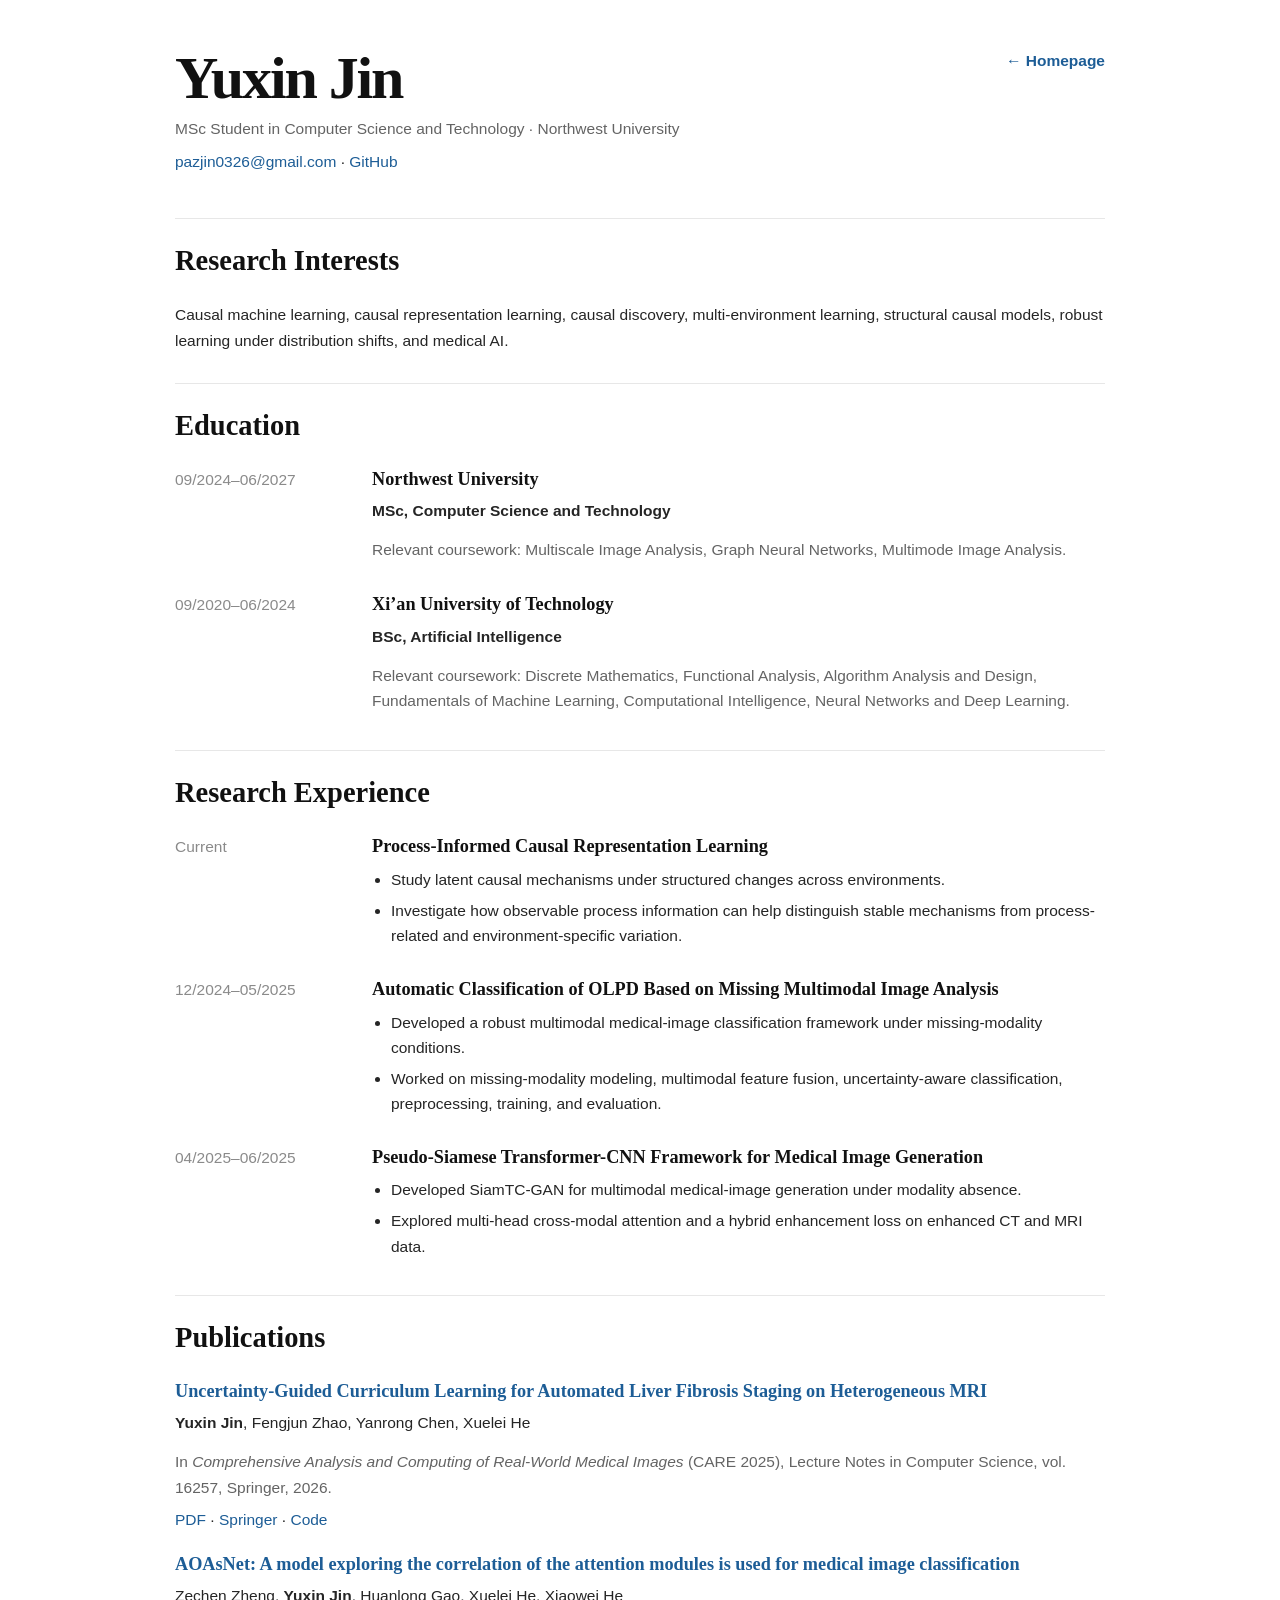
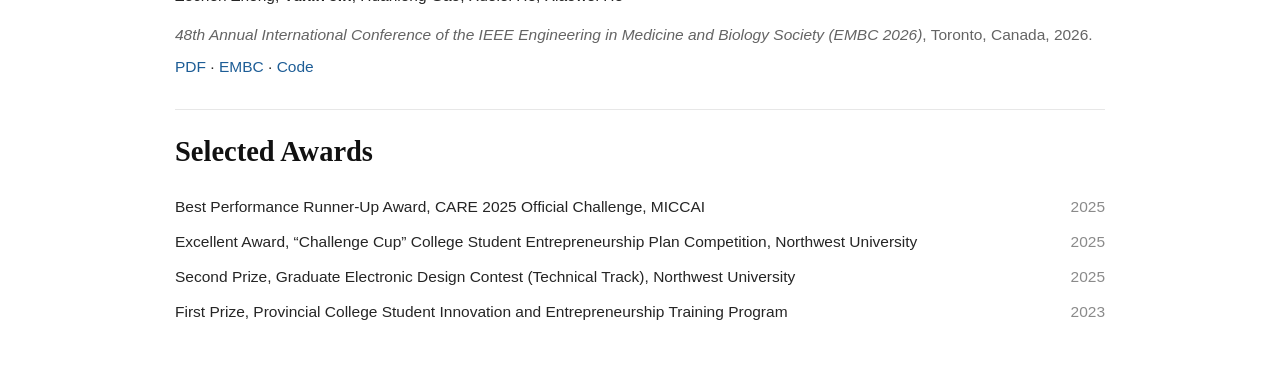
<file: cv.html>
<!doctype html>
<html lang="en">
<head>
  <meta charset="utf-8" />
  <meta name="viewport" content="width=device-width, initial-scale=1" />
  <meta name="description" content="Web CV of Yuxin Jin." />
  <title>CV | Yuxin Jin</title>
  <link rel="stylesheet" href="styles.css" />
</head>
<body>
  <main class="container">
    <div class="cv-top">
      <div>
        <h1>Yuxin Jin</h1>
        <p class="subtitle">MSc Student in Computer Science and Technology · Northwest University</p>
        <p><a href="mailto:pazjin0326@gmail.com">pazjin0326@gmail.com</a> · <a href="https://github.com/pazjin" target="_blank" rel="noopener noreferrer">GitHub</a></p>
      </div>
      <p><a class="back" href="index.html">← Homepage</a></p>
    </div>

    <section class="cv-section">
      <h2>Research Interests</h2>
      <p>Causal machine learning, causal representation learning, causal discovery, multi-environment learning, structural causal models, robust learning under distribution shifts, and medical AI.</p>
    </section>

    <section class="cv-section">
      <h2>Education</h2>
      <div class="cv-entry">
        <div class="cv-date">09/2024–06/2027</div>
        <div><h3>Northwest University</h3><p><strong>MSc, Computer Science and Technology</strong></p><p class="venue">Relevant coursework: Multiscale Image Analysis, Graph Neural Networks, Multimode Image Analysis.</p></div>
      </div>
      <div class="cv-entry">
        <div class="cv-date">09/2020–06/2024</div>
        <div><h3>Xi’an University of Technology</h3><p><strong>BSc, Artificial Intelligence</strong></p><p class="venue">Relevant coursework: Discrete Mathematics, Functional Analysis, Algorithm Analysis and Design, Fundamentals of Machine Learning, Computational Intelligence, Neural Networks and Deep Learning.</p></div>
      </div>
    </section>

    <section class="cv-section">
      <h2>Research Experience</h2>
      <div class="cv-entry">
        <div class="cv-date">Current</div>
        <div>
          <h3>Process-Informed Causal Representation Learning</h3>
          <ul>
            <li>Study latent causal mechanisms under structured changes across environments.</li>
            <li>Investigate how observable process information can help distinguish stable mechanisms from process-related and environment-specific variation.</li>
          </ul>
        </div>
      </div>
      <div class="cv-entry">
        <div class="cv-date">12/2024–05/2025</div>
        <div>
          <h3>Automatic Classification of OLPD Based on Missing Multimodal Image Analysis</h3>
          <ul>
            <li>Developed a robust multimodal medical-image classification framework under missing-modality conditions.</li>
            <li>Worked on missing-modality modeling, multimodal feature fusion, uncertainty-aware classification, preprocessing, training, and evaluation.</li>
          </ul>
        </div>
      </div>
      <div class="cv-entry">
        <div class="cv-date">04/2025–06/2025</div>
        <div>
          <h3>Pseudo-Siamese Transformer-CNN Framework for Medical Image Generation</h3>
          <ul>
            <li>Developed SiamTC-GAN for multimodal medical-image generation under modality absence.</li>
            <li>Explored multi-head cross-modal attention and a hybrid enhancement loss on enhanced CT and MRI data.</li>
          </ul>
        </div>
      </div>
    </section>

    <section class="cv-section">
      <h2>Publications</h2>
      <div class="cv-pub">
        <h3><a href="papers/Jin2026_FibUCL.pdf" target="_blank">Uncertainty-Guided Curriculum Learning for Automated Liver Fibrosis Staging on Heterogeneous MRI</a></h3>
        <p><strong>Yuxin Jin</strong>, Fengjun Zhao, Yanrong Chen, Xuelei He</p>
        <p class="venue">In <em>Comprehensive Analysis and Computing of Real-World Medical Images</em> (CARE 2025), Lecture Notes in Computer Science, vol. 16257, Springer, 2026.</p>
        <p><a href="papers/Jin2026_FibUCL.pdf" target="_blank">PDF</a> · <a href="https://doi.org/10.1007/978-3-032-16271-7_2" target="_blank" rel="noopener noreferrer">Springer</a> · <a href="https://github.com/pazjin/FibUCL" target="_blank" rel="noopener noreferrer">Code</a></p>
      </div>
      <div class="cv-pub">
        <h3><a href="papers/Zheng2026_AOAsNet.pdf" target="_blank">AOAsNet: A model exploring the correlation of the attention modules is used for medical image classification</a></h3>
        <p>Zechen Zheng, <strong>Yuxin Jin</strong>, Huanlong Gao, Xuelei He, Xiaowei He</p>
        <p class="venue"><em>48th Annual International Conference of the IEEE Engineering in Medicine and Biology Society (EMBC 2026)</em>, Toronto, Canada, 2026.</p>
        <p><a href="papers/Zheng2026_AOAsNet.pdf" target="_blank">PDF</a> · <a href="https://cmsworkshops.com/EMBC2026/view_paper.php?PaperNum=2118&SessionID=1118" target="_blank" rel="noopener noreferrer">EMBC</a> · <a href="https://github.com/Zhengzechenzzc/AOAsNet" target="_blank" rel="noopener noreferrer">Code</a></p>
      </div>
    </section>

    <section class="cv-section">
      <h2>Selected Awards</h2>
      <div class="row-list compact">
        <div class="row"><div>Best Performance Runner-Up Award, CARE 2025 Official Challenge, MICCAI</div><time>2025</time></div>
        <div class="row"><div>Excellent Award, “Challenge Cup” College Student Entrepreneurship Plan Competition, Northwest University</div><time>2025</time></div>
        <div class="row"><div>Second Prize, Graduate Electronic Design Contest (Technical Track), Northwest University</div><time>2025</time></div>
        <div class="row"><div>First Prize, Provincial College Student Innovation and Entrepreneurship Training Program</div><time>2023</time></div>
      </div>
    </section>
  </main>
</body>
</html>
</file>
<file: styles.css>
:root {
  --text: #252525;
  --heading: #111;
  --muted: #646464;
  --light: #8a8a8a;
  --line: #e7e7e7;
  --link: #1d5d96;
  --max-width: 930px;
}

* { box-sizing: border-box; }
html { scroll-behavior: smooth; }
body {
  margin: 0;
  background: #fff;
  color: var(--text);
  font-family: Arial, Helvetica, sans-serif;
  font-size: 15.5px;
  line-height: 1.62;
  -webkit-font-smoothing: antialiased;
}

img { display: block; max-width: 100%; }
a { color: var(--link); text-decoration: none; }
a:hover { text-decoration: underline; }
strong { font-weight: 700; }
.container {
  width: min(calc(100% - 36px), var(--max-width));
  margin: 0 auto;
  padding: 48px 0 42px;
}

h1, h2, h3 {
  color: var(--heading);
  font-family: Georgia, "Times New Roman", serif;
  font-weight: 700;
}
h1 {
  margin: 0 0 8px;
  font-size: clamp(2.65rem, 5vw, 3.75rem);
  line-height: 1;
  letter-spacing: -0.035em;
}
h2 {
  margin: 0 0 24px;
  font-size: 1.78rem;
  line-height: 1.2;
}
h3 {
  margin: 0 0 7px;
  font-size: 1.14rem;
  line-height: 1.34;
}
p { margin: 0 0 14px; }

.intro {
  display: grid;
  grid-template-columns: 224px minmax(0, 1fr);
  gap: 34px;
  align-items: start;
}
.portrait {
  width: 224px;
  height: 278px;
  object-fit: cover;
  border-radius: 7px;
}
.identity {
  margin: 0 0 19px;
  color: var(--muted);
  line-height: 1.48;
}
.links { margin-top: 18px; }
.links span,
.paper-links span { color: #aaa; margin: 0 7px; }

.section {
  margin-top: 38px;
  padding-top: 30px;
  border-top: 1px solid var(--line);
}

.publication {
  display: grid;
  grid-template-columns: 218px minmax(0, 1fr);
  gap: 25px;
  align-items: start;
  margin-bottom: 30px;
}
.publication:last-child { margin-bottom: 0; }
.paper-thumb {
  display: block;
  border: 1px solid #e1e1e1;
  border-radius: 5px;
  overflow: hidden;
  background: #fafafa;
}
.paper-thumb img {
  width: 100%;
  height: 138px;
  object-fit: contain;
  background: #fff;
}
.paper-copy h3 a { color: var(--heading); }
.paper-copy h3 a:hover { color: var(--link); }
.authors, .venue, .paper-desc, .paper-links { margin-bottom: 7px; }
.venue { color: var(--muted); }
.paper-desc { color: #454545; }
.paper-links { font-size: 0.94rem; margin-top: 9px; }

.research-entry { margin-bottom: 22px; }
.research-entry:last-child { margin-bottom: 0; }
.research-tags {
  color: var(--muted);
  font-size: 0.92rem;
  margin-bottom: 7px;
}

.row-list { display: grid; gap: 15px; }
.row {
  display: grid;
  grid-template-columns: minmax(0, 1fr) auto;
  gap: 24px;
  align-items: start;
}
.row span { color: var(--muted); }
.row time { color: var(--light); white-space: nowrap; }
.compact { gap: 10px; }

footer {
  margin-top: 38px;
  padding-top: 21px;
  border-top: 1px solid var(--line);
  color: var(--light);
  font-size: 0.84rem;
}
footer p { margin: 0; }

/* Web CV */
.cv-top {
  display: flex;
  justify-content: space-between;
  gap: 28px;
  align-items: flex-start;
}
.cv-top .subtitle { color: var(--muted); margin-bottom: 8px; }
.back { font-weight: 700; white-space: nowrap; }
.cv-section {
  margin-top: 30px;
  padding-top: 25px;
  border-top: 1px solid var(--line);
}
.cv-entry {
  display: grid;
  grid-template-columns: 172px minmax(0,1fr);
  gap: 25px;
  margin-bottom: 23px;
}
.cv-entry:last-child { margin-bottom: 0; }
.cv-date { color: var(--light); }
.cv-entry ul { margin: 8px 0 0; padding-left: 19px; }
.cv-entry li { margin-bottom: 6px; }
.cv-pub { margin-bottom: 20px; }
.cv-pub:last-child { margin-bottom: 0; }

@media (max-width: 730px) {
  .container { padding-top: 28px; }
  .intro { grid-template-columns: 1fr; gap: 22px; }
  .portrait { width: 190px; height: 236px; }
  .publication { grid-template-columns: 1fr; gap: 15px; }
  .paper-thumb { max-width: 310px; }
  .paper-thumb img { height: 175px; }
  .row { grid-template-columns: 1fr; gap: 2px; }
  .cv-top { flex-direction: column; gap: 8px; }
  .cv-entry { grid-template-columns: 1fr; gap: 4px; }
}

/* Photography preview on academic homepage */
.photography-copy { max-width: 700px; }
.photo-page-link { font-weight: 700; }
.photo-preview-grid {
  display: grid;
  grid-template-columns: repeat(3, 1fr);
  gap: 10px;
  margin-top: 18px;
  text-decoration: none;
}
.photo-preview-grid:hover { text-decoration: none; }
.photo-preview-grid img {
  width: 100%;
  aspect-ratio: 4 / 3;
  object-fit: cover;
  border-radius: 4px;
  transition: transform 160ms ease, opacity 160ms ease;
}
.photo-preview-grid:hover img { opacity: 0.94; }
.photo-preview-grid img:hover { transform: translateY(-2px); opacity: 1; }

/* Photography page */
.photo-page {
  min-height: 100vh;
  background: #fff;
}
.photo-container {
  width: min(calc(100% - 40px), 1180px);
  margin: 0 auto;
}
.photo-header {
  padding: 44px 0 30px;
  max-width: 1180px;
}
.photo-nav { margin-bottom: 26px; font-size: 0.92rem; }
.photo-header h1 {
  font-size: clamp(3rem, 7vw, 5.2rem);
  margin-bottom: 16px;
}
.photo-lead {
  max-width: 680px;
  font-family: Georgia, "Times New Roman", serif;
  font-size: 1.16rem;
  line-height: 1.62;
  color: #333;
}
.photo-note {
  color: var(--light);
  font-size: 0.86rem;
  margin-top: 18px;
}
.gallery {
  columns: 3 300px;
  column-gap: 12px;
  padding-bottom: 20px;
}
.gallery-item {
  display: block;
  break-inside: avoid;
  margin: 0 0 12px;
  overflow: hidden;
  background: #f5f5f5;
  text-decoration: none;
}
.gallery-item:hover { text-decoration: none; }
.gallery-item img {
  width: 100%;
  height: auto;
  transition: transform 180ms ease, opacity 180ms ease;
}
.gallery-item:hover img {
  transform: scale(1.008);
  opacity: 0.96;
}
.photo-footer {
  margin-top: 28px;
  padding: 24px 0 42px;
  border-top: 1px solid var(--line);
  color: var(--light);
  font-size: 0.84rem;
}
.photo-footer p { margin: 0; }

.no-scroll { overflow: hidden; }
.lightbox {
  position: fixed;
  inset: 0;
  z-index: 1000;
  display: none;
  align-items: center;
  justify-content: center;
  background: rgba(0, 0, 0, 0.94);
  padding: 26px 70px;
}
.lightbox.is-open { display: flex; }
.lightbox-figure {
  margin: 0;
  max-width: min(92vw, 1500px);
  max-height: 92vh;
  display: flex;
  flex-direction: column;
  align-items: center;
  justify-content: center;
}
.lightbox-figure img {
  max-width: 100%;
  max-height: 86vh;
  width: auto;
  height: auto;
  object-fit: contain;
}
.lightbox-figure figcaption {
  color: rgba(255,255,255,0.72);
  font-size: 0.78rem;
  margin-top: 9px;
  text-align: center;
}
.lightbox-close,
.lightbox-nav {
  position: fixed;
  z-index: 1001;
  border: 0;
  background: transparent;
  color: rgba(255,255,255,0.78);
  cursor: pointer;
  font-family: Arial, Helvetica, sans-serif;
  font-weight: 300;
}
.lightbox-close {
  right: 22px;
  top: 14px;
  font-size: 2.4rem;
  line-height: 1;
}
.lightbox-nav {
  top: 50%;
  transform: translateY(-50%);
  font-size: 3.3rem;
  padding: 16px;
}
.lightbox-prev { left: 8px; }
.lightbox-next { right: 8px; }
.lightbox-close:hover,
.lightbox-nav:hover { color: #fff; }

@media (max-width: 730px) {
  .photo-preview-grid { grid-template-columns: 1fr 1fr; }
  .photo-preview-grid img:last-child { display: none; }
  .photo-container { width: min(calc(100% - 24px), 1180px); }
  .photo-header { padding-top: 28px; }
  .gallery { columns: 2 150px; column-gap: 8px; }
  .gallery-item { margin-bottom: 8px; }
  .lightbox { padding: 20px 44px; }
  .lightbox-nav { font-size: 2.5rem; padding: 8px; }
}


/* Minimal photography portfolio page */
.photo-body {
  background: #fbfbfa;
  color: #171717;
}
.photo-shell {
  width: min(calc(100% - 40px), 1180px);
  margin: 0 auto;
}
.photo-shell-wide {
  width: min(calc(100% - 40px), 1440px);
  margin: 0 auto;
}
.photo-header-minimal {
  padding: 22px 0 34px;
}
.photo-topline {
  display: flex;
  justify-content: space-between;
  align-items: center;
  gap: 16px;
  padding-bottom: 34px;
}
.photo-back,
.photo-name {
  font-size: 0.86rem;
  color: #707070;
}
.photo-back {
  letter-spacing: 0.01em;
}
.photo-name {
  white-space: nowrap;
}
.photo-intro {
  max-width: 760px;
}
.photo-eyebrow {
  margin: 0 0 10px;
  color: #7d7d7d;
  font-size: 0.78rem;
  text-transform: uppercase;
  letter-spacing: 0.13em;
}
.photo-header-minimal h1 {
  margin: 0 0 12px;
  font-size: clamp(2.8rem, 7vw, 5rem);
  line-height: 0.96;
  letter-spacing: -0.04em;
  color: #111;
}
.photo-statement {
  max-width: 680px;
  font-family: Georgia, "Times New Roman", serif;
  font-size: 1.08rem;
  line-height: 1.68;
  color: #2f2f2f;
  margin-bottom: 10px;
}
.photo-meta {
  color: #8a8a8a;
  font-size: 0.84rem;
  letter-spacing: 0.03em;
}
.gallery-minimal {
  columns: 4 260px;
  column-gap: 14px;
  padding-bottom: 22px;
}
.gallery-item-minimal {
  display: block;
  break-inside: avoid;
  margin: 0 0 14px;
  text-decoration: none;
  background: transparent;
}
.gallery-item-minimal img {
  width: 100%;
  height: auto;
  display: block;
  transition: opacity 160ms ease, transform 160ms ease;
}
.gallery-item-minimal:hover img {
  opacity: 0.95;
  transform: translateY(-1px);
}
.photo-footer-minimal {
  padding: 18px 0 36px;
  color: #8a8a8a;
  font-size: 0.8rem;
}
.photo-footer-minimal p { margin: 0; }

.photo-body .lightbox {
  background: rgba(10,10,10,0.96);
}
.photo-body .lightbox-figure figcaption {
  font-size: 0.76rem;
  letter-spacing: 0.01em;
  color: rgba(255,255,255,0.68);
}

@media (max-width: 900px) {
  .gallery-minimal { columns: 3 220px; }
}
@media (max-width: 730px) {
  .photo-shell,
  .photo-shell-wide { width: min(calc(100% - 24px), 1440px); }
  .photo-header-minimal { padding-top: 18px; }
  .photo-topline {
    padding-bottom: 26px;
    align-items: flex-start;
    flex-direction: column;
    gap: 6px;
  }
  .gallery-minimal { columns: 2 150px; column-gap: 8px; }
  .gallery-item-minimal { margin-bottom: 8px; }
  .photo-statement { font-size: 1rem; }
}


/* Homepage portrait + small elsewhere link */
.portrait-wrap {
  display: flex;
  align-items: flex-start;
  justify-content: flex-start;
}
.portrait {
  width: 186px;
  height: 186px;
  border-radius: 50%;
  object-fit: cover;
  object-position: center center;
  border: 1px solid #ececec;
}
.elsewhere p {
  max-width: 720px;
  margin-bottom: 0;
}
.elsewhere-link {
  font-weight: 700;
  margin-left: 4px;
}

/* Hide obsolete homepage photography preview if old HTML is cached anywhere */
.photography-copy, .photo-preview-grid { display: none; }

/* Redesigned photography page */
.portfolio-body {
  margin: 0;
  background: #fcfcfb;
  color: #1f1f1f;
  font-family: Arial, Helvetica, sans-serif;
}
.portfolio-container {
  width: min(calc(100% - 40px), 1180px);
  margin: 0 auto;
  padding: 34px 0 44px;
}
.portfolio-topline {
  display: flex;
  justify-content: space-between;
  gap: 16px;
  align-items: center;
  margin-bottom: 28px;
  font-size: 0.9rem;
}
.portfolio-back,
.portfolio-name {
  color: var(--muted);
}
.portfolio-intro {
  max-width: 760px;
  margin-bottom: 28px;
}
.portfolio-eyebrow {
  margin: 0 0 8px;
  color: var(--light);
  font-size: 0.76rem;
  text-transform: uppercase;
  letter-spacing: 0.14em;
}
.portfolio-header h1 {
  margin: 0 0 12px;
  font-size: clamp(2.8rem, 6vw, 4.9rem);
  line-height: 0.98;
  letter-spacing: -0.04em;
}
.portfolio-lead {
  max-width: 650px;
  color: #3e3e3e;
  font-family: Georgia, "Times New Roman", serif;
  font-size: 1.12rem;
  line-height: 1.68;
  margin-bottom: 0;
}
.portfolio-hero {
  margin-bottom: 16px;
}
.portfolio-grid {
  display: grid;
  grid-template-columns: repeat(12, 1fr);
  gap: 14px;
}
.portfolio-card {
  display: block;
  overflow: hidden;
  background: #f5f5f3;
}
.portfolio-card img {
  width: 100%;
  height: 100%;
  object-fit: cover;
  display: block;
  transition: transform 180ms ease, opacity 180ms ease;
}
.portfolio-card:hover img {
  transform: scale(1.012);
  opacity: 0.97;
}
.portfolio-card.standard {
  grid-column: span 6;
  aspect-ratio: 4 / 3;
}
.portfolio-card.portrait {
  grid-column: span 4;
  aspect-ratio: 3 / 4;
}
.portfolio-card.panorama {
  grid-column: 1 / -1;
  aspect-ratio: 16 / 8.5;
}
.portfolio-footer {
  margin-top: 26px;
  padding-top: 18px;
  border-top: 1px solid var(--line);
  color: var(--light);
  font-size: 0.84rem;
}
.portfolio-footer p { margin: 0; }

.portfolio-body .lightbox {
  background: rgba(10,10,10,0.96);
}
.portfolio-body .lightbox-figure figcaption {
  font-size: 0.76rem;
  letter-spacing: 0.01em;
  color: rgba(255,255,255,0.7);
}

@media (max-width: 730px) {
  .portrait-wrap { justify-content: center; }
  .portrait {
    width: 170px;
    height: 170px;
  }
  .portfolio-container {
    width: min(calc(100% - 24px), 1180px);
    padding-top: 22px;
  }
  .portfolio-topline {
    align-items: flex-start;
    flex-direction: column;
    gap: 6px;
    margin-bottom: 22px;
  }
  .portfolio-intro { margin-bottom: 22px; }
  .portfolio-grid { grid-template-columns: repeat(2, 1fr); gap: 8px; }
  .portfolio-card.standard,
  .portfolio-card.portrait,
  .portfolio-card.panorama {
    grid-column: auto;
  }
  .portfolio-card.standard { aspect-ratio: 4 / 3; }
  .portfolio-card.portrait { aspect-ratio: 3 / 4; }
  .portfolio-card.panorama { aspect-ratio: 4 / 3; }
}

/* v7 homepage portrait: rectangular and subject-focused */
.portrait-wrap {
  display: flex;
  align-items: flex-start;
  justify-content: flex-start;
}
.portrait {
  width: 210px;
  height: auto;
  max-height: none;
  border-radius: 6px;
  object-fit: contain;
  border: 0;
}
@media (max-width: 730px) {
  .portrait-wrap { justify-content: flex-start; }
  .portrait {
    width: 190px;
    height: auto;
    border-radius: 6px;
  }
}
</file>
